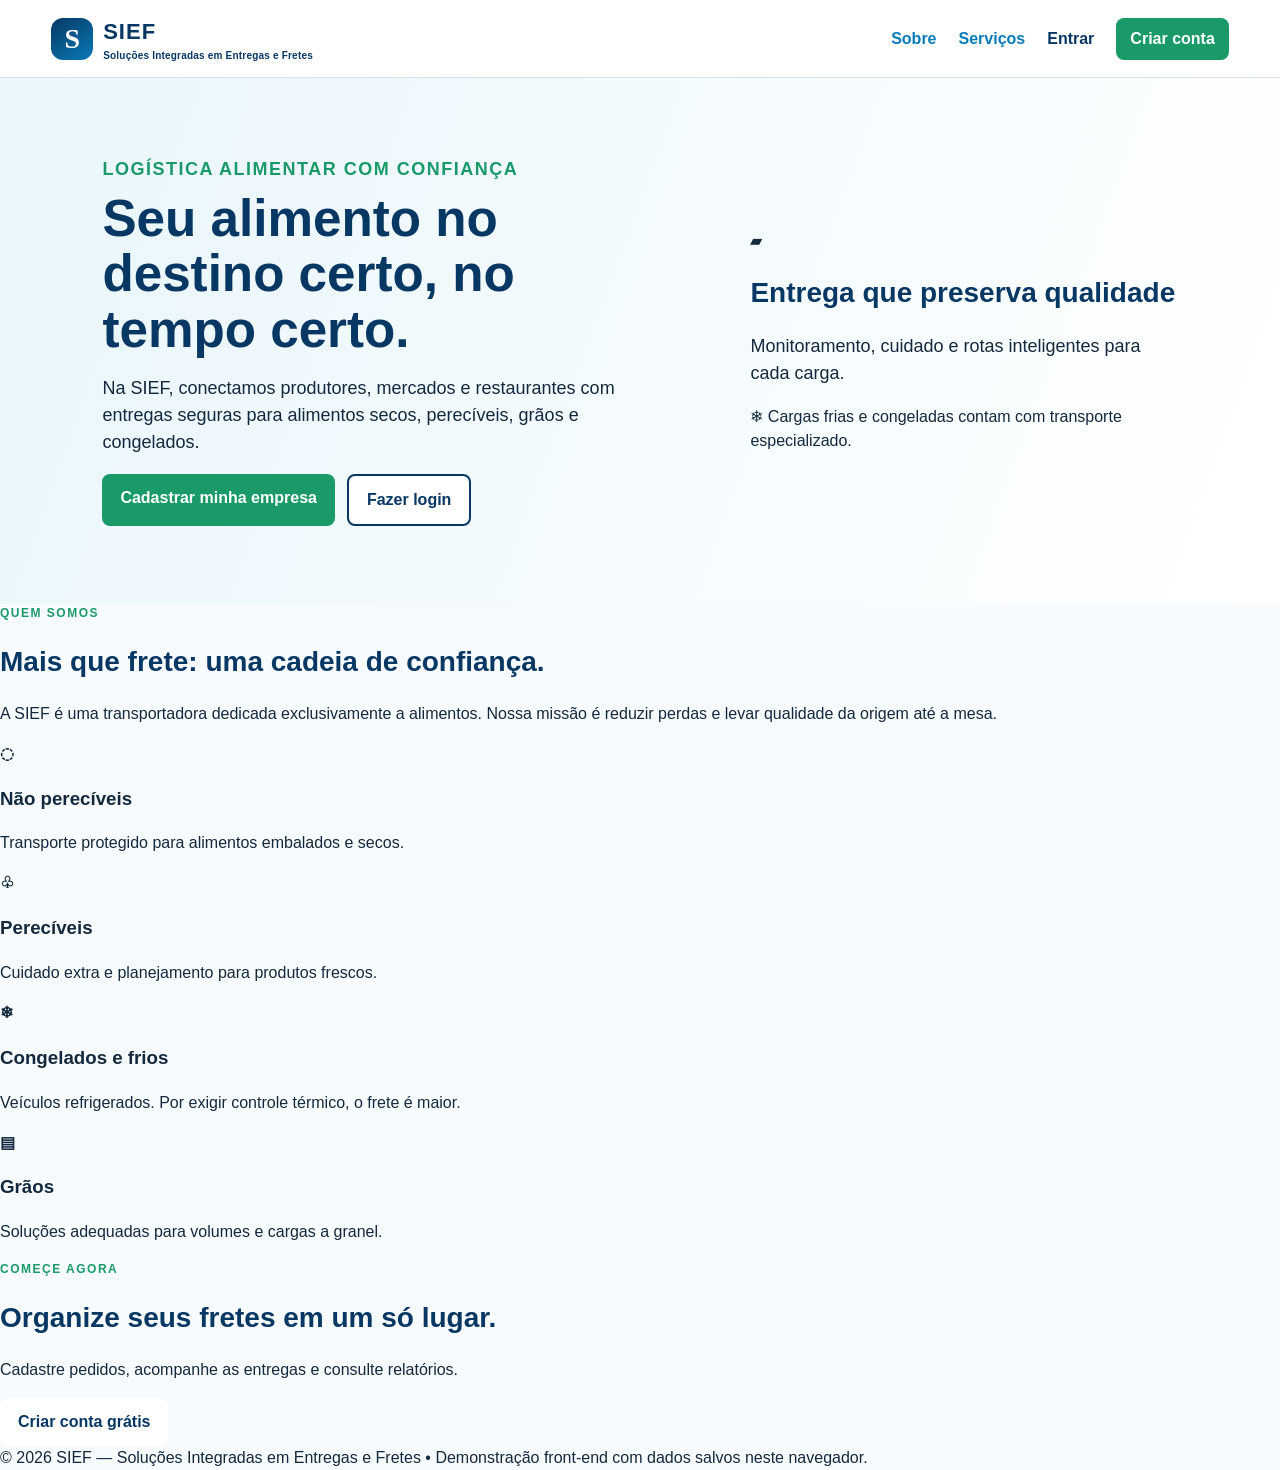
<file: index.html>
<!doctype html><html lang="pt-BR">
    <head><meta charset="utf-8">
        <meta name="viewport" content="width=device-width,initial-scale=1">
        <title>SIEF | Soluções Integradas em Entregas e Fretes</title>
        <link rel="stylesheet" href="style.css"></head>
        <body>
<a class="skip" href="#conteudo">Pular para o conteúdo</a>
<header class="site-header"><a class="brand" href="index.html" aria-label="SIEF, início">
    <span class="brand-mark">S</span><span>
        <strong>SIEF</strong>
        <small>Soluções Integradas em Entregas e Fretes</small>
    </span>
</a>
<nav aria-label="Navegação principal">
    <a href="#sobre">Sobre</a>
    <a href="#servicos">Serviços</a>
    <a class="link-login" href="login.html">Entrar</a>
    <a class="button small" href="cadastro.html">Criar conta</a>
</nav>
</header>
<main id="conteudo">
    <section class="hero">
        <div>
            <p class="eyebrow">LOGÍSTICA ALIMENTAR COM CONFIANÇA</p>
            <h1>Seu alimento no destino certo, no tempo certo.</h1>
            <p>Na SIEF, conectamos produtores, mercados e restaurantes com entregas seguras para alimentos secos, perecíveis, grãos e congelados.</p>
            <div class="actions">
                <a class="button" href="cadastro.html">Cadastrar minha empresa</a>
                <a class="button outline" href="login.html">Fazer login</a>
            </div>
        </div>
        <div class="hero-card">
            <span class="truck">▰</span>
            <h2>Entrega que preserva qualidade</h2>
            <p>Monitoramento, cuidado e rotas inteligentes para cada carga.</p>
            <div class="cold-note">❄ Cargas frias e congeladas contam com transporte especializado.</div>
        </div>
    </section>

    <section id="sobre" class="section">
        <p class="eyebrow">QUEM SOMOS</p>
        <h2>Mais que frete: uma cadeia de confiança.</h2>
        <p class="lead">A SIEF é uma transportadora dedicada exclusivamente a alimentos. Nossa missão é reduzir perdas e levar qualidade da origem até a mesa.</p>
    </section>

    <section id="servicos" class="cards">
        <article><b>◌</b><h3>Não perecíveis</h3><p>Transporte protegido para alimentos embalados e secos.</p></article>
        <article><b>♧</b><h3>Perecíveis</h3><p>Cuidado extra e planejamento para produtos frescos.</p></article>
        <article><b>❄</b><h3>Congelados e frios</h3><p>Veículos refrigerados. Por exigir controle térmico, o frete é maior.</p></article>
        <article><b>▤</b><h3>Grãos</h3><p>Soluções adequadas para volumes e cargas a granel.</p></article>
    </section>

    <section class="cta">
        <div>
            <p class="eyebrow">COMEÇE AGORA</p>
            <h2>Organize seus fretes em um só lugar.</h2>
            <p>Cadastre pedidos, acompanhe as entregas e consulte relatórios.</p>
        </div>
        <a class="button light" href="cadastro.html">Criar conta grátis</a>
    </section>
</main>

<footer>
    © 2026 SIEF — Soluções Integradas em Entregas e Fretes
    <span>• Demonstração front-end com dados salvos neste navegador.</span>
</footer>

<script src="app.js"></script>
</body>
</html>
</file>
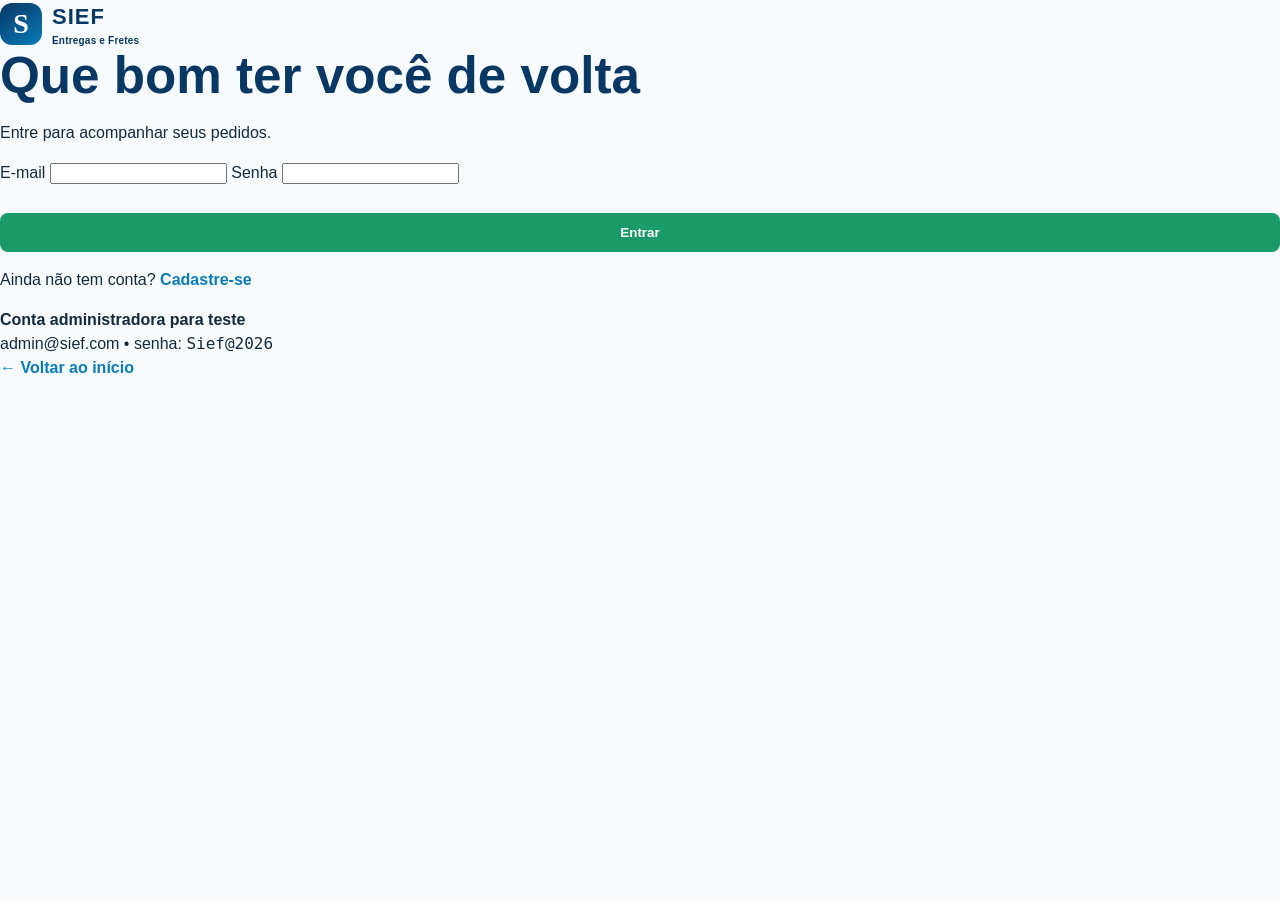
<file: admin.html>
<!doctype html>
<html lang="pt-BR">
	<head>
		<meta charset="utf-8">
		<meta name="viewport" content="width=device-width,initial-scale=1">
		<title>Administracao | SIEF</title>
		<link rel="stylesheet" href="style.css">
	</head>
	<body>
		<header class="app-header">
			<a class="brand" href="admin.html">
				<span class="brand-mark">S</span>
				<span>
					<strong>SIEF</strong>
					<small>Administração</small>
				</span>
			</a>
			<div>
				<span id="userName"></span>
				<button class="text-button" data-logout>Sair</button>
			</div>
		</header>

		<div class="app-layout">
			<aside>
				<a class="active" href="admin.html">Dashboard</a>
				<a href="clientes.html">Clientes</a>
				<a href="perfil.html">Perfil</a>
				<button id="librasBtn" class="side-button">VLibras</button>
				<button id="tutorialBtn" class="side-button">Tutorial guiado</button>
			</aside>

			<main class="app-main">
				<button id="menuToggle" class="menu-toggle" aria-label="Mostrar ou esconder menu">☰ Menu</button>

				<p class="eyebrow">ADMINISTRAÇÃO</p>
				<h1>Visão geral da operação</h1>

				<section class="stats" id="adminStats"></section>
				<p id="adminFeedback" class="success-message" role="status" hidden></p>

				<section class="admin-report">
					<h2>Relatório geral de pedidos</h2>
					<p class="muted">Atualize o status; o cliente verá a mudança imediatamente.</p>

					<div class="table-wrap">
						<table>
							<thead>
								<tr>
									<th>Pedido / Cliente</th>
									<th>Carga</th>
									<th>Rota</th>
									<th>Valor</th>
									<th>Status</th>
									<th>Acao</th>
								</tr>
							</thead>
							<tbody id="adminTable"></tbody>
						</table>
					</div>
				</section>
			</main>
		</div>

		<div id="tutorial" class="tutorial" hidden>
			<div>
				<button class="close" data-close-tutorial>&times;</button>
				<p class="eyebrow">TUTORIAL</p>
				<h2>Administração simples</h2>
				<ol>
					<li>Veja os indicadores no topo.</li>
					<li>Atualize um status na tabela.</li>
					<li>O cliente recebe a mudança na hora.</li>
				</ol>
				<button class="button" data-close-tutorial>Entendi!</button>
			</div>
		</div>

		<script src="app.js"></script>
	</body>
</html>
</file>
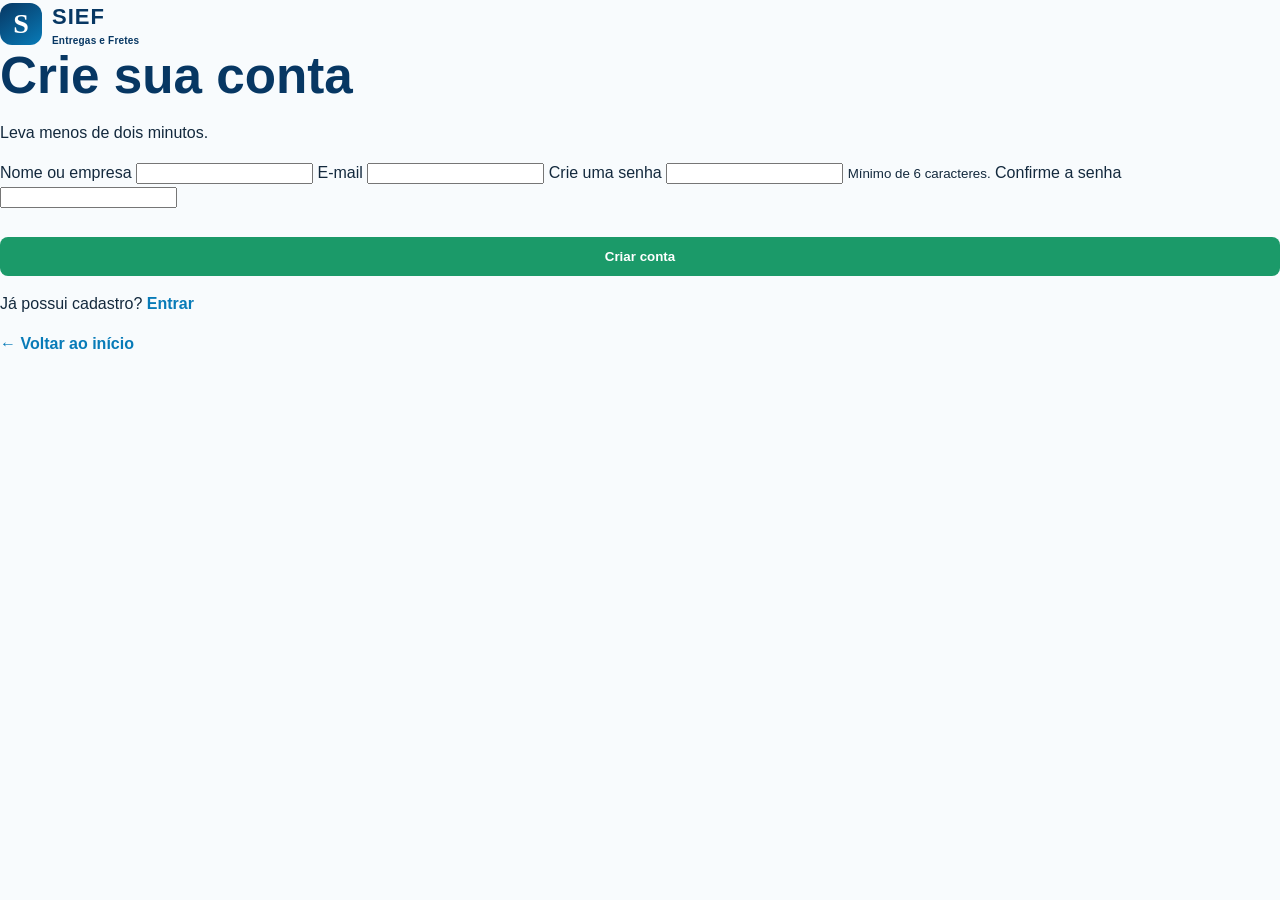
<file: cadastro.html>
<!doctype html>
<html lang="pt-BR">
    <head>
        <meta charset="utf-8">
        <meta name="viewport" content="width=device-width,initial-scale=1">
        <title>Cadastro | SIEF</title>
        <link rel="stylesheet" href="style.css">
    </head>
    <body class="auth-page">
        <main class="auth-box">
            <a class="brand centered" href="index.html">
                <span class="brand-mark">S</span>
                <span>
                    <strong>SIEF</strong>
                    <small>Entregas e Fretes</small>
                </span>
            </a>
            <h1>Crie sua conta</h1>
            <p>Leva menos de dois minutos.</p>
            <form id="registerForm">
                <label for="nome">Nome ou empresa</label>
                <input id="nome" required minlength="3" autocomplete="name">

                <label for="cadEmail">E-mail</label>
                <input id="cadEmail" type="email" required autocomplete="email">

                <label for="cadSenha">Crie uma senha</label>
                <input id="cadSenha" type="password" required minlength="6" aria-describedby="senhaHelp">
                <small id="senhaHelp">Mínimo de 6 caracteres.</small>

                <label for="confirmarSenha">Confirme a senha</label>
                <input id="confirmarSenha" type="password" required minlength="6">

                <p id="registerFeedback" class="feedback" aria-live="polite"></p>
                <button class="button full" type="submit">Criar conta</button>
            </form>

            <p class="center">Já possui cadastro? <a href="login.html">Entrar</a></p>
            <a class="back" href="index.html">← Voltar ao início</a>
        </main>
        <script src="app.js"></script>
    </body>
</html>
</file>
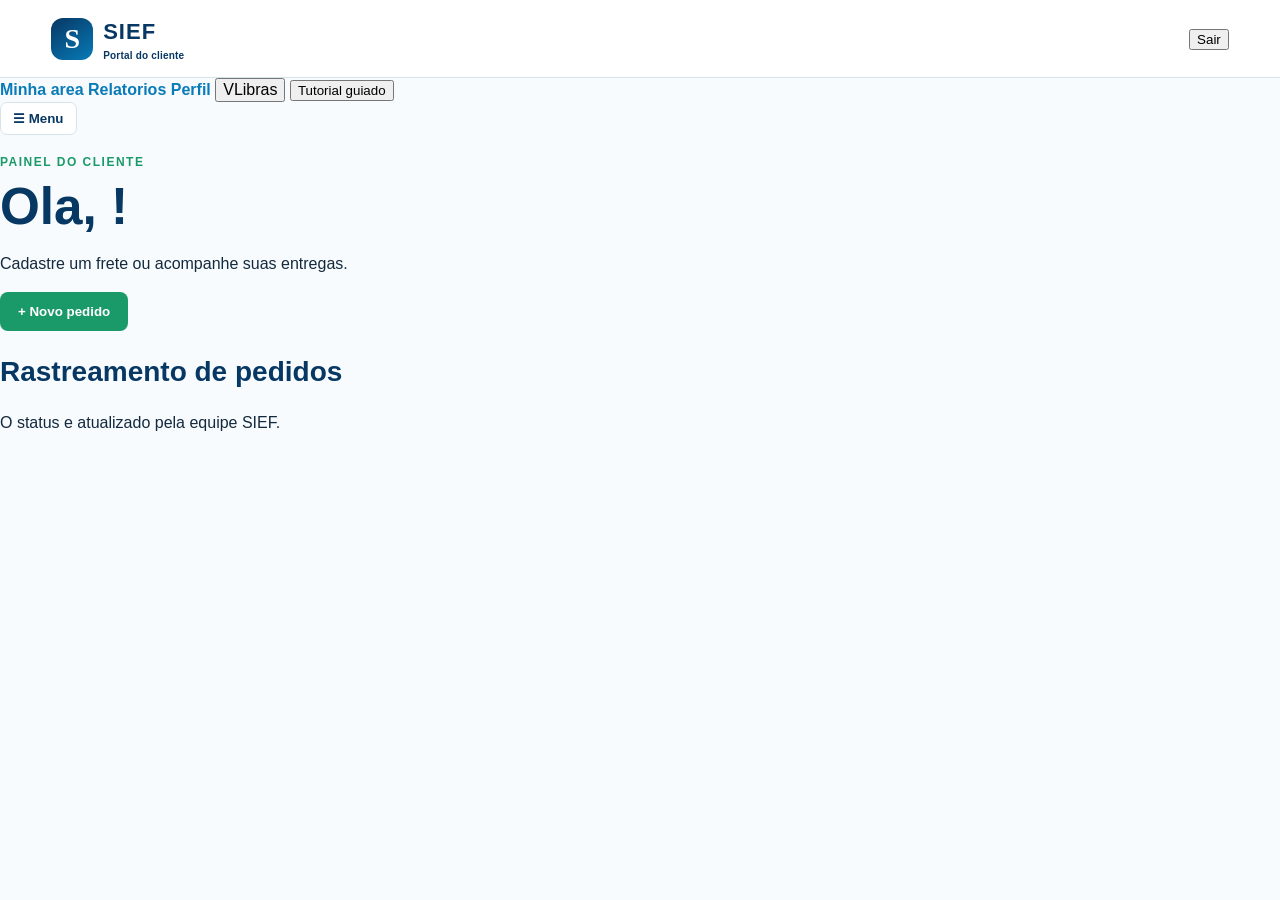
<file: cliente.html>
<!doctype html>
<html lang="pt-BR">
    <head>
        <meta charset="utf-8">
        <meta name="viewport" content="width=device-width,initial-scale=1">
        <title>Minha area | SIEF</title>
        <link rel="stylesheet" href="style.css">
    </head>
    <body>
        <header class="app-header">
            <a class="brand" href="index.html">
                <span class="brand-mark">S</span>
                <span>
                    <strong>SIEF</strong>
                    <small>Portal do cliente</small>
                </span>
            </a>
            <div>
                <span id="userName"></span>
                <button class="text-button" data-logout>Sair</button>
            </div>
        </header>
        <div class="app-layout">
            <aside>
                <a class="active" href="cliente.html">Minha area</a>
                <a href="relatorios.html">Relatorios</a>
                <a href="perfil.html">Perfil</a>
                <button id="librasBtn" class="side-button">VLibras</button>
                <button id="tutorialBtn" class="side-button">Tutorial guiado</button>
            </aside>
            <main class="app-main">
                <button id="menuToggle" class="menu-toggle" aria-label="Mostrar ou esconder menu">☰ Menu</button>
                <div class="page-title">
                    <div>
                        <p class="eyebrow">PAINEL DO CLIENTE</p>
                        <h1>Ola, <span id="clientName"></span>!</h1>
                        <p>Cadastre um frete ou acompanhe suas entregas.</p>
                    </div>
                    <button class="button" id="openOrder">+ Novo pedido</button>
                </div>
                <section class="stats" id="clientStats"></section>
                <section>
                    <h2>Rastreamento de pedidos</h2>
                    <p class="muted">O status e atualizado pela equipe SIEF.</p>
                    <div id="trackingList" class="tracking-list"></div>
                </section>
            </main>
        </div>
        <dialog id="orderModal">
            <form id="orderForm">
                <div class="modal-top">
                    <h2 id="orderModalTitle">Novo pedido</h2>
                    <button type="button" class="close" data-close>&times;</button>
                </div>

                <input id="orderId" type="hidden">

                <div class="form-grid">
                    <div class="form-row">
                        <label for="foodType">Tipo de alimento</label>
                        <select id="foodType" required>
                            <option value="">Selecione</option>
                            <option value="Nao Perecivel">Não Perecivel</option>
                            <option value="Perecivel">Perecivel</option>
                            <option value="Congelado">Congelado / Frio</option>
                            <option value="Graos">Grãos</option>
                        </select>
                    </div>

                    <div class="form-row">
                        <label for="quantity">Quantidade (kg)</label>
                        <input id="quantity" type="number" min="1" required>
                    </div>

                    <div class="form-row">
                        <label for="origin">Cidade de partida</label>
                        <input id="origin" required>
                    </div>

                    <div class="form-row">
                        <label for="destination">Destino final</label>
                        <input id="destination" required>
                    </div>

                    <div class="form-row">
                        <label for="distance">Distância (km)</label>
                        <input id="distance" type="number" min="0" required>
                    </div>

                    <div class="form-row">
                        <label>Frete estimado</label>
                        <div id="freightValue">R$ 0,00</div>
                    </div>

                    <div class="form-actions">
                        <button class="button" type="submit">Salvar pedido</button>
                        <button class="button light" type="button" data-close>Cancelar</button>
                    </div>
                </div>
            </form>
        </dialog>
</file>
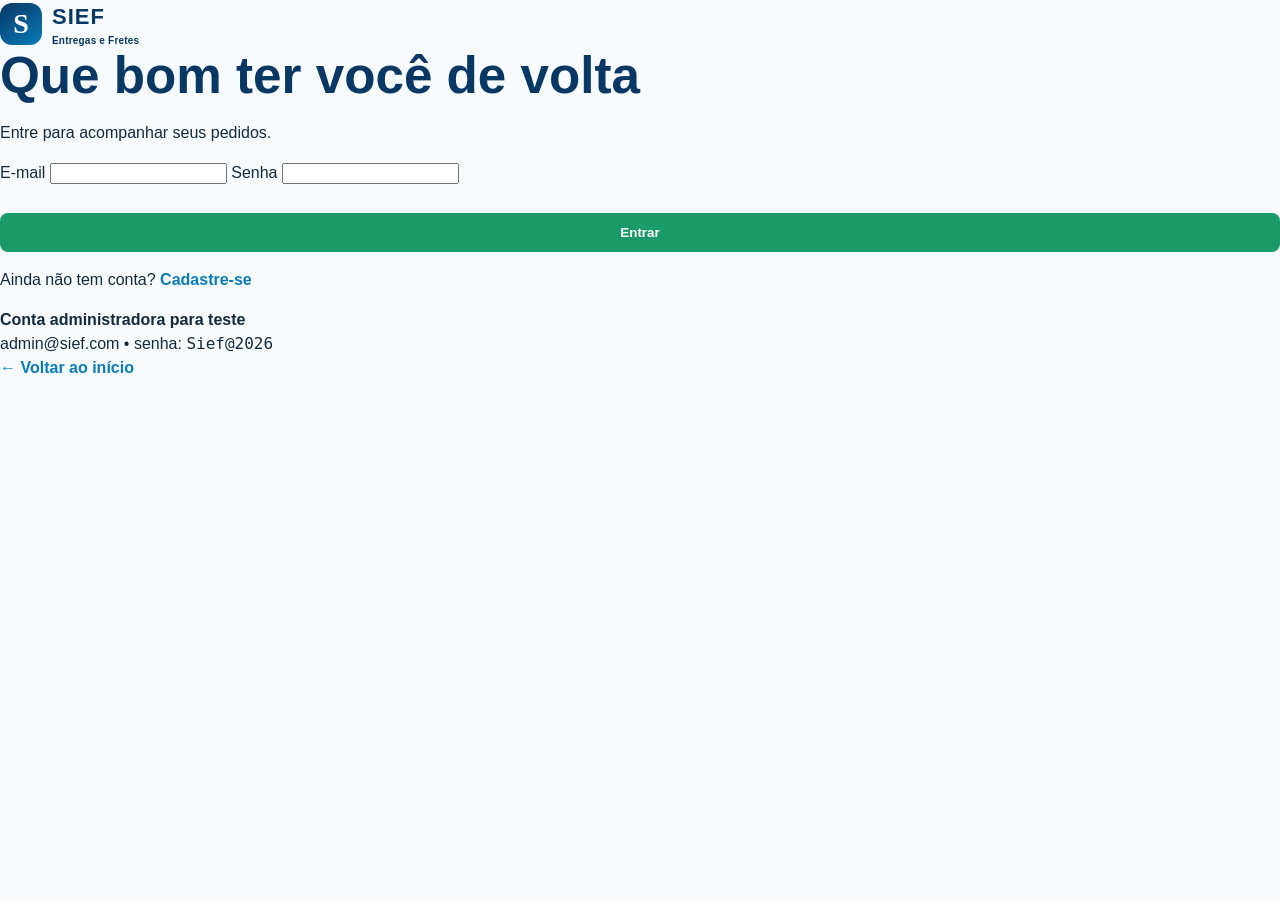
<file: clientes.html>
<!doctype html>
<html lang="pt-BR">
    <head>
        <meta charset="utf-8">
        <meta name="viewport" content="width=device-width,initial-scale=1">
        <title>Clientes | SIEF</title>
        <link rel="stylesheet" href="style.css">
    </head>
    <body>
        <header class="app-header">
            <a class="brand" href="admin.html">
                <span class="brand-mark">S</span>
                <span>
                    <strong>SIEF</strong>
                    <small>Administração</small>
                </span>
            </a>
            <div>
                <span id="userName"></span>
                <button class="text-button" data-logout>Sair</button>
            </div>
        </header>

        <div class="app-layout">
            <aside>
                <a href="admin.html">Dashboard</a>
                <a class="active" href="clientes.html">Clientes</a>
                <a href="perfil.html">Perfil</a>
            </aside>

            <main class="app-main">
                <button id="menuToggle" class="menu-toggle" aria-label="Mostrar ou esconder menu">☰ Menu</button>

                <p class="eyebrow">ADMINISTRAÇÃO</p>
                <h1>Dados dos clientes</h1>
                <p class="muted">Lista de clientes cadastrados e quantidade de pedidos.</p>

                <div class="table-wrap">
                    <table>
                        <thead>
                            <tr>
                                <th>Nome</th>
                                <th>E-mail</th>
                                <th>Pedidos</th>
                            </tr>
                        </thead>
                        <tbody id="clientDataTable"></tbody>
                    </table>
                </div>
            </main>
        </div>

        <script src="app.js"></script>
    </body>
</html>
</file>
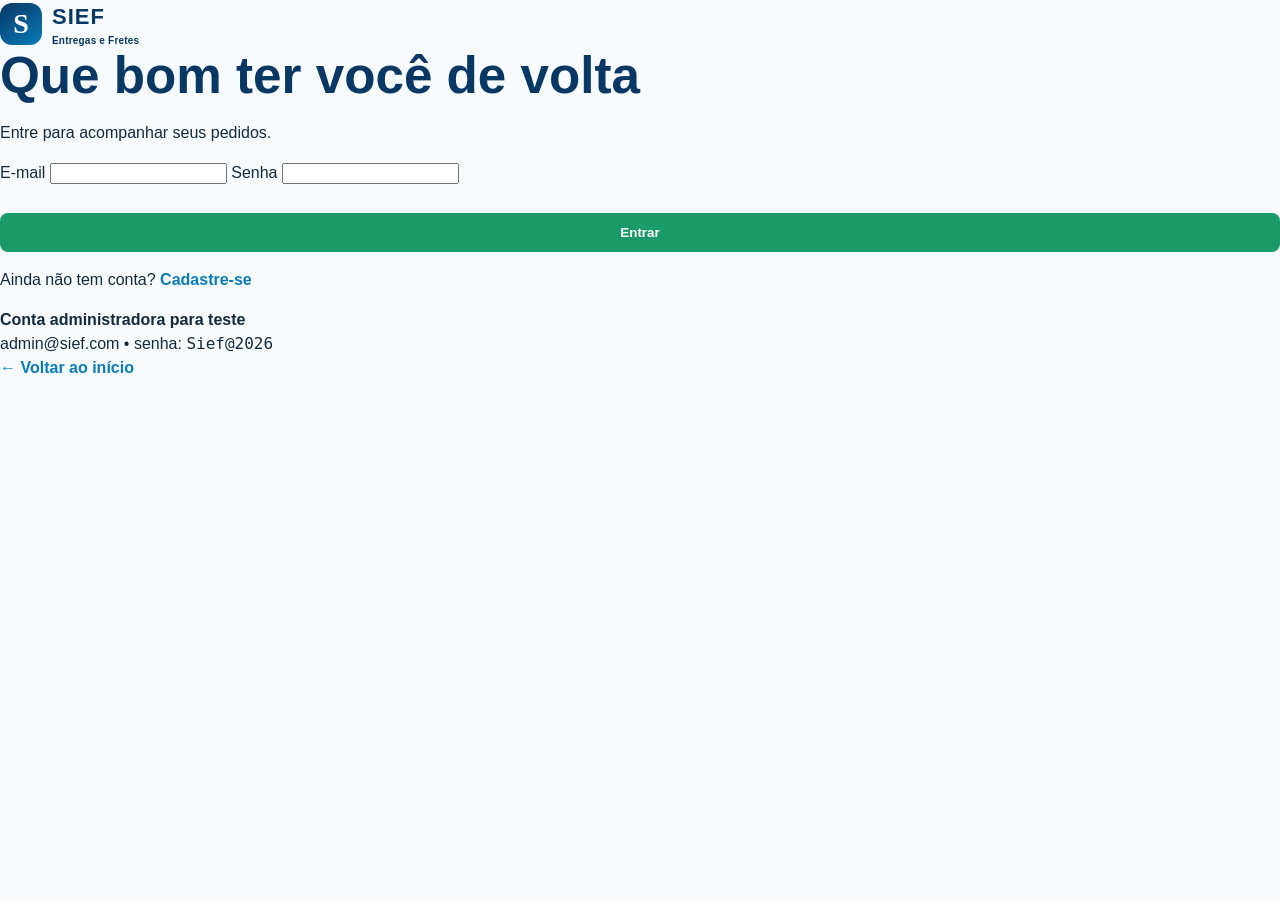
<file: login.html>
<!doctype html>
<html lang="pt-BR">
	<head>
		<meta charset="utf-8">
		<meta name="viewport" content="width=device-width,initial-scale=1">
		<title>Entrar | SIEF</title>
		<link rel="stylesheet" href="style.css">
	</head>
	<body class="auth-page">
		<a class="skip" href="#conteudo">Pular para o conteúdo</a>

		<main id="conteudo" class="auth-box">
			<a class="brand centered" href="index.html">
				<span class="brand-mark">S</span>
				<span>
					<strong>SIEF</strong>
					<small>Entregas e Fretes</small>
				</span>
			</a>

			<h1>Que bom ter você de volta</h1>
			<p>Entre para acompanhar seus pedidos.</p>

			<form id="loginForm">
				<label for="email">E-mail</label>
				<input id="email" type="email" required autocomplete="email">

				<label for="senha">Senha</label>
				<input id="senha" type="password" required minlength="6" autocomplete="current-password">

				<p id="loginFeedback" class="feedback" aria-live="polite"></p>
				<button class="button full" type="submit">Entrar</button>
			</form>

			<p class="center">Ainda não tem conta? <a href="cadastro.html">Cadastre-se</a></p>

			<div class="demo">
				<strong>Conta administradora para teste</strong>
				<br>
				admin@sief.com • senha: <code>Sief@2026</code>
			</div>

			<a class="back" href="index.html">← Voltar ao início</a>
		</main>

		<script src="app.js"></script>
	</body>
</html>
</file>
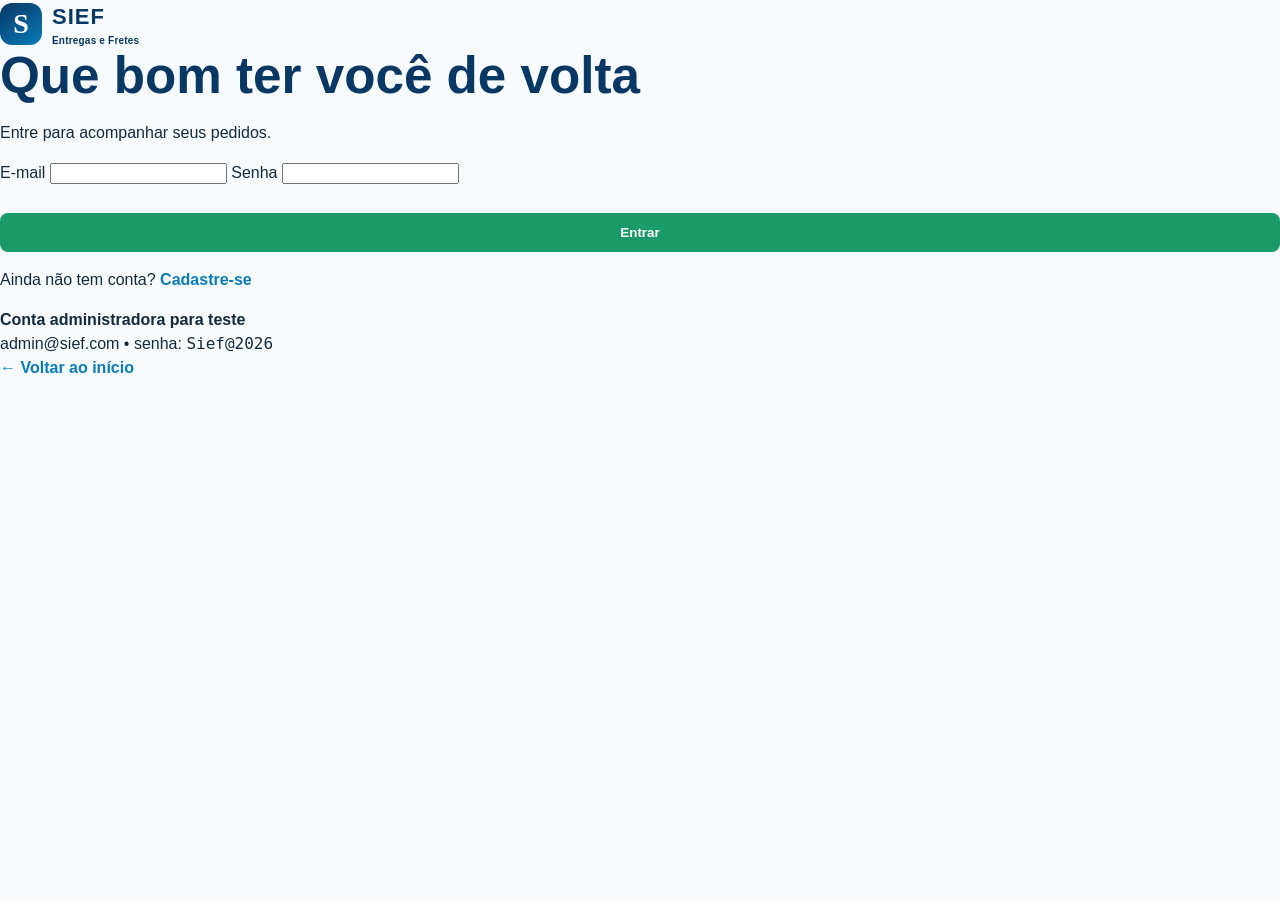
<file: perfil.html>
<!doctype html>
<html lang="pt-BR">
	<head>
		<meta charset="utf-8">
		<meta name="viewport" content="width=device-width,initial-scale=1">
		<title>Perfil | SIEF</title>
		<link rel="stylesheet" href="style.css">
	</head>
	<body>
		<header class="app-header">
			<a id="profileHome" class="brand" href="cliente.html">
				<span class="brand-mark">S</span>
				<span>
					<strong>SIEF</strong>
					<small>Meu perfil</small>
				</span>
			</a>
			<div>
				<span id="userName"></span>
				<button class="text-button" data-logout>Sair</button>
			</div>
		</header>

		<div class="app-layout">
			<aside id="profileMenu"></aside>

			<main class="app-main">
				<button id="menuToggle" class="menu-toggle" aria-label="Mostrar ou esconder menu">☰ Menu</button>

				<p class="eyebrow">CONFIGURAÇÕES</p>
				<h1>Meu perfil</h1>
				<p class="muted">Edite seus dados e escolha como prefere visualizar o sistema.</p>

				<form id="profileForm" class="profile-form">
					<label for="profileName">Nome</label>
					<input id="profileName" required minlength="3">

					<label for="profileEmail">E-mail</label>
					<input id="profileEmail" type="email" required>

					<label for="themeChoice">Tema</label>
					<select id="themeChoice">
						<option value="light">Modo claro</option>
						<option value="dark">Modo escuro</option>
					</select>

					<p id="profileFeedback" class="feedback" aria-live="polite"></p>
					<button class="button" type="submit">Salvar alterações</button>
				</form>
			</main>
		</div>

		<script src="app.js"></script>
	</body>
</html>
</file>
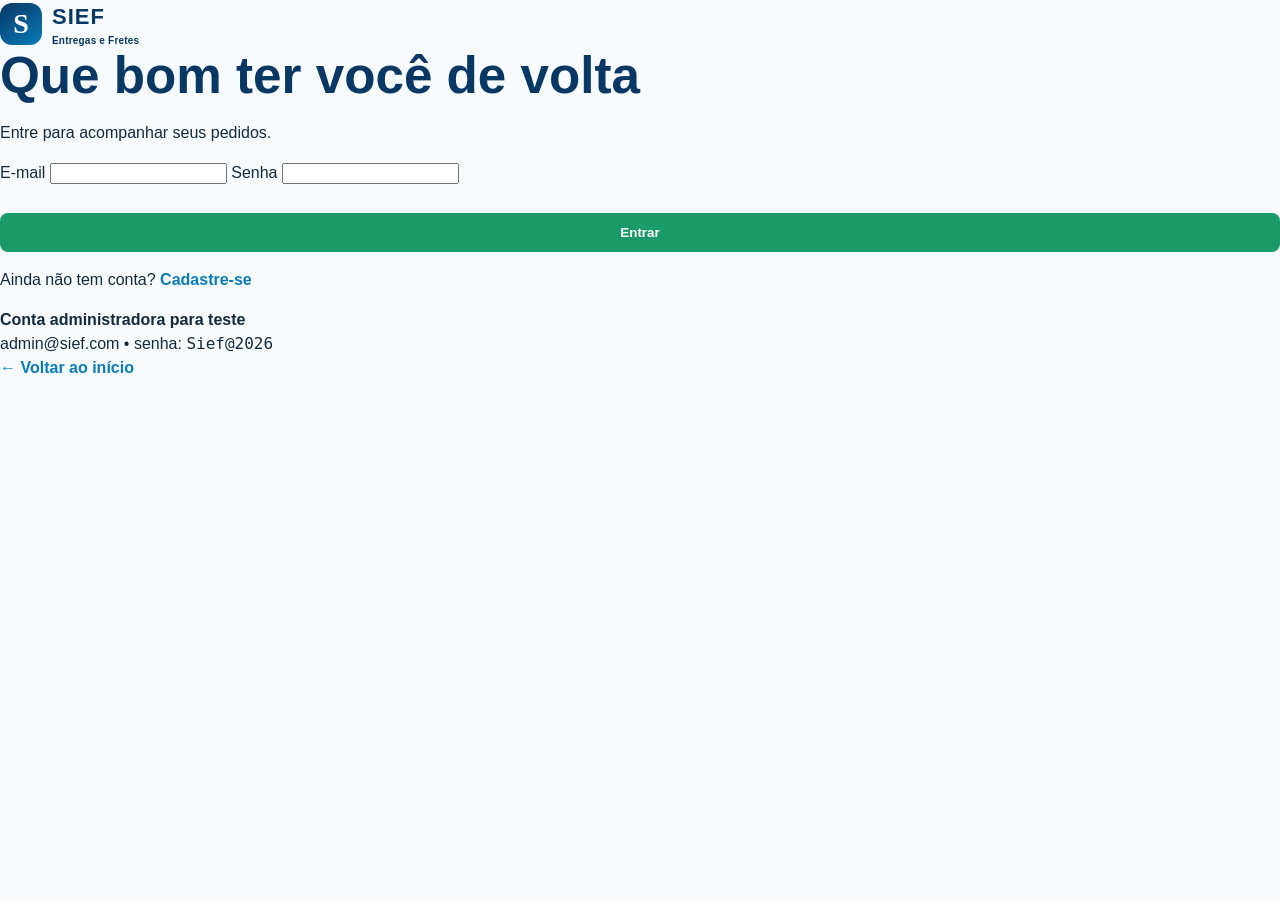
<file: relatorios.html>
<!doctype html>
<html lang="pt-BR">
	<head>
		<meta charset="utf-8">
		<meta name="viewport" content="width=device-width,initial-scale=1">
		<title>Relatórios | SIEF</title>
		<link rel="stylesheet" href="style.css">
	</head>
	<body>
		<header class="app-header">
			<a class="brand" href="cliente.html">
				<span class="brand-mark">S</span>
				<span>
					<strong>SIEF</strong>
					<small>Portal do cliente</small>
				</span>
			</a>
			<div>
				<span id="userName"></span>
				<button class="text-button" data-logout>Sair</button>
			</div>
		</header>

		<div class="app-layout">
			<aside>
				<a href="cliente.html">Minha área</a>
				<a class="active" href="relatorios.html">Relatórios</a>
			</aside>

			<main class="app-main">
				<p class="eyebrow">RELATÓRIOS</p>
				<h1>Resumo dos seus pedidos</h1>

				<section class="stats" id="reportStats"></section>

				<div class="table-wrap">
					<table>
						<thead>
							<tr>
								<th>Pedido</th>
								<th>Carga</th>
								<th>Rota</th>
								<th>Valor</th>
								<th>Status</th>
								<th>Data</th>
							</tr>
						</thead>
						<tbody id="reportTable"></tbody>
					</table>
				</div>
			</main>
		</div>

		<script src="app.js"></script>
	</body>
</html>
</file>
<file: style.css>
:root {
  --navy: #073763;
  --blue: #087bb8;
  --green: #1b9a69;
  --pale: #eff8fb;
  --text: #13293d;
  --line: #d7e3eb;
  --white: #fff;
}

* {
  box-sizing: border-box;
}

body {
  margin: 0;
  font: 16px/1.5 Arial, sans-serif;
  color: var(--text);
  background: #f8fbfd;
}

a {
  color: var(--blue);
  font-weight: 700;
  text-decoration: none;
}

a:hover {
  text-decoration: underline;
}

.skip {
  position: absolute;
  left: -999px;
}

.skip:focus {
  left: 12px;
  top: 12px;
  background: #fff;
  padding: 10px;
  z-index: 9;
}

.site-header,
.app-header {
  height: 78px;
  padding: 0 max(4vw, 24px);
  background: #fff;
  display: flex;
  align-items: center;
  justify-content: space-between;
  border-bottom: 1px solid var(--line);
}

.brand {
  display: flex;
  align-items: center;
  gap: 10px;
  color: var(--navy);
  text-decoration: none;
}

.brand:hover {
  text-decoration: none;
}

.brand-mark {
  width: 42px;
  height: 42px;
  border-radius: 12px;
  background: linear-gradient(145deg, var(--navy), var(--blue));
  color: #fff;
  font: bold 28px Georgia;
  display: grid;
  place-items: center;
}

.brand strong {
  display: block;
  letter-spacing: 1px;
  font-size: 22px;
}

.brand small {
  display: block;
  font-size: 10px;
  letter-spacing: 0.2px;
}

.site-header nav {
  display: flex;
  align-items: center;
  gap: 22px;
}

.link-login {
  color: var(--navy);
}

.button {
  border: 0;
  border-radius: 8px;
  background: var(--green);
  color: white;
  padding: 12px 18px;
  font-weight: 700;
  cursor: pointer;
  display: inline-block;
  text-align: center;
}

.button:hover {
  background: #147950;
  text-decoration: none;
}

.button.outline {
  background: white;
  color: var(--navy);
  border: 2px solid var(--navy);
}

.button.light {
  background: #fff;
  color: var(--navy);
}

.button.small {
  padding: 9px 14px;
}

.full {
  width: 100%;
  margin-top: 12px;
}

.hero {
  min-height: 500px;
  padding: 78px max(8vw, 24px);
  display: grid;
  grid-template-columns: 1.15fr .85fr;
  gap: 70px;
  align-items: center;
  background: linear-gradient(110deg, #e9f6fb, #fff);
}

.eyebrow {
  color: var(--green);
  font-weight: bold;
  font-size: 12px;
  letter-spacing: 1.5px;
  margin: 0 0 8px;
}

h1 {
  color: var(--navy);
  font-size: clamp(30px, 4vw, 53px);
  line-height: 1.08;
  margin: 0 0 18px;
}

h2 {
  color: var(--navy);
  font-size: 28px;
  line-height: 1.2;
}

.hero p {
  font-size: 18px;
  max-width: 620px;
}

.actions {
  display: flex;
  gap: 12px;
  flex-wrap: wrap;
}

[hidden] {
  display: none !important;
}

.side-menu-toggle {
  align-self: flex-start;
  margin: 0 0 12px;
  width: 44px;
  height: 40px;
  font-size: 22px;
  line-height: 1;
  padding: 0;
}

.app-layout.menu-hidden {
  grid-template-columns: 0 1fr;
}

.app-layout.menu-hidden aside {
  display: block;
  width: 0;
  padding: 0;
  overflow: visible;
  background: transparent;
}

.app-layout.menu-hidden aside>a,
.app-layout.menu-hidden aside>.side-button {
  display: none;
}

.app-layout.menu-hidden aside .side-menu-toggle {
  display: block;
  position: fixed;
  top: 82px;
  left: 10px;
  z-index: 10;
  margin: 0;
  background: #fff;
}

#librasBtn {
  font-size: 0;
}

#librasBtn::after {
  content: 'VLibras';
  font-size: 16px;
}

.menu-toggle {
  border: 1px solid var(--line);
  background: #fff;
  border-radius: 7px;
  padding: 8px 12px;
  color: var(--navy);
  font-weight: bold;
  cursor: pointer;
  margin-bottom: 18px;
}

.success-message {
  background: #dcf5e6;
  border-left: 4px solid var(--green);
  padding: 12px;
  border-radius: 6px;
  color: #126c45;
  font-weight: bold;
}

.profile-form {
  background: #fff;
  border: 1px solid var(--line);
  border-radius: 12px;
  padding: 25px;
  max-width: 560px;
}

body[data-theme="dark"] {
  --text: #eaf5fb;
  --line: #35556b;
  background: #102a3d;
}

body[data-theme="dark"] .site-header,
body[data-theme="dark"] .app-header,
body[data-theme="dark"] .stat,
body[data-theme="dark"] .tracking-card,
body[data-theme="dark"] .table-wrap,
body[data-theme="dark"] .profile-form,
body[data-theme="dark"] .menu-toggle {
  background: #173b54;
  color: #eaf5fb;
}

body[data-theme="dark"] h1,
body[data-theme="dark"] h2,
body[data-theme="dark"] h3,
body[data-theme="dark"] .brand,
body[data-theme="dark"] .text-button {
  color: #eaf5fb;
}

body[data-theme="dark"] th {
  background: #214963;
  color: #eaf5fb;
}

body[data-theme="dark"] input,
body[data-theme="dark"] select {
  background: #102a3d;
  color: #eaf5fb;
  border-color: #5f8197;
}

body[data-theme="dark"] .muted,
body[data-theme="dark"] small {
  color: #bcd2df;
}

@media (max-width: 720px) {
  .app-layout.menu-hidden {
    grid-template-columns: 1fr;
  }

  .app-layout.menu-hidden aside {
    display: none;
  }
}

/* Force the collapsed navigation to disappear completely while preserving its toggle. */
.app-layout.menu-hidden {
  grid-template-columns: 0 1fr !important;
}

.app-layout.menu-hidden aside {
  display: block !important;
  width: 0 !important;
  padding: 0 !important;
  overflow: visible !important;
  background: transparent !important;
}

.app-layout.menu-hidden aside>a,
.app-layout.menu-hidden aside>.side-button {
  display: none !important;
}

.app-layout.menu-hidden aside .side-menu-toggle {
  display: block !important;
  position: fixed !important;
  top: 82px !important;
  left: 10px !important;
  z-index: 10 !important;
  margin: 0 !important;
  background: #fff !important;
}
</file>
